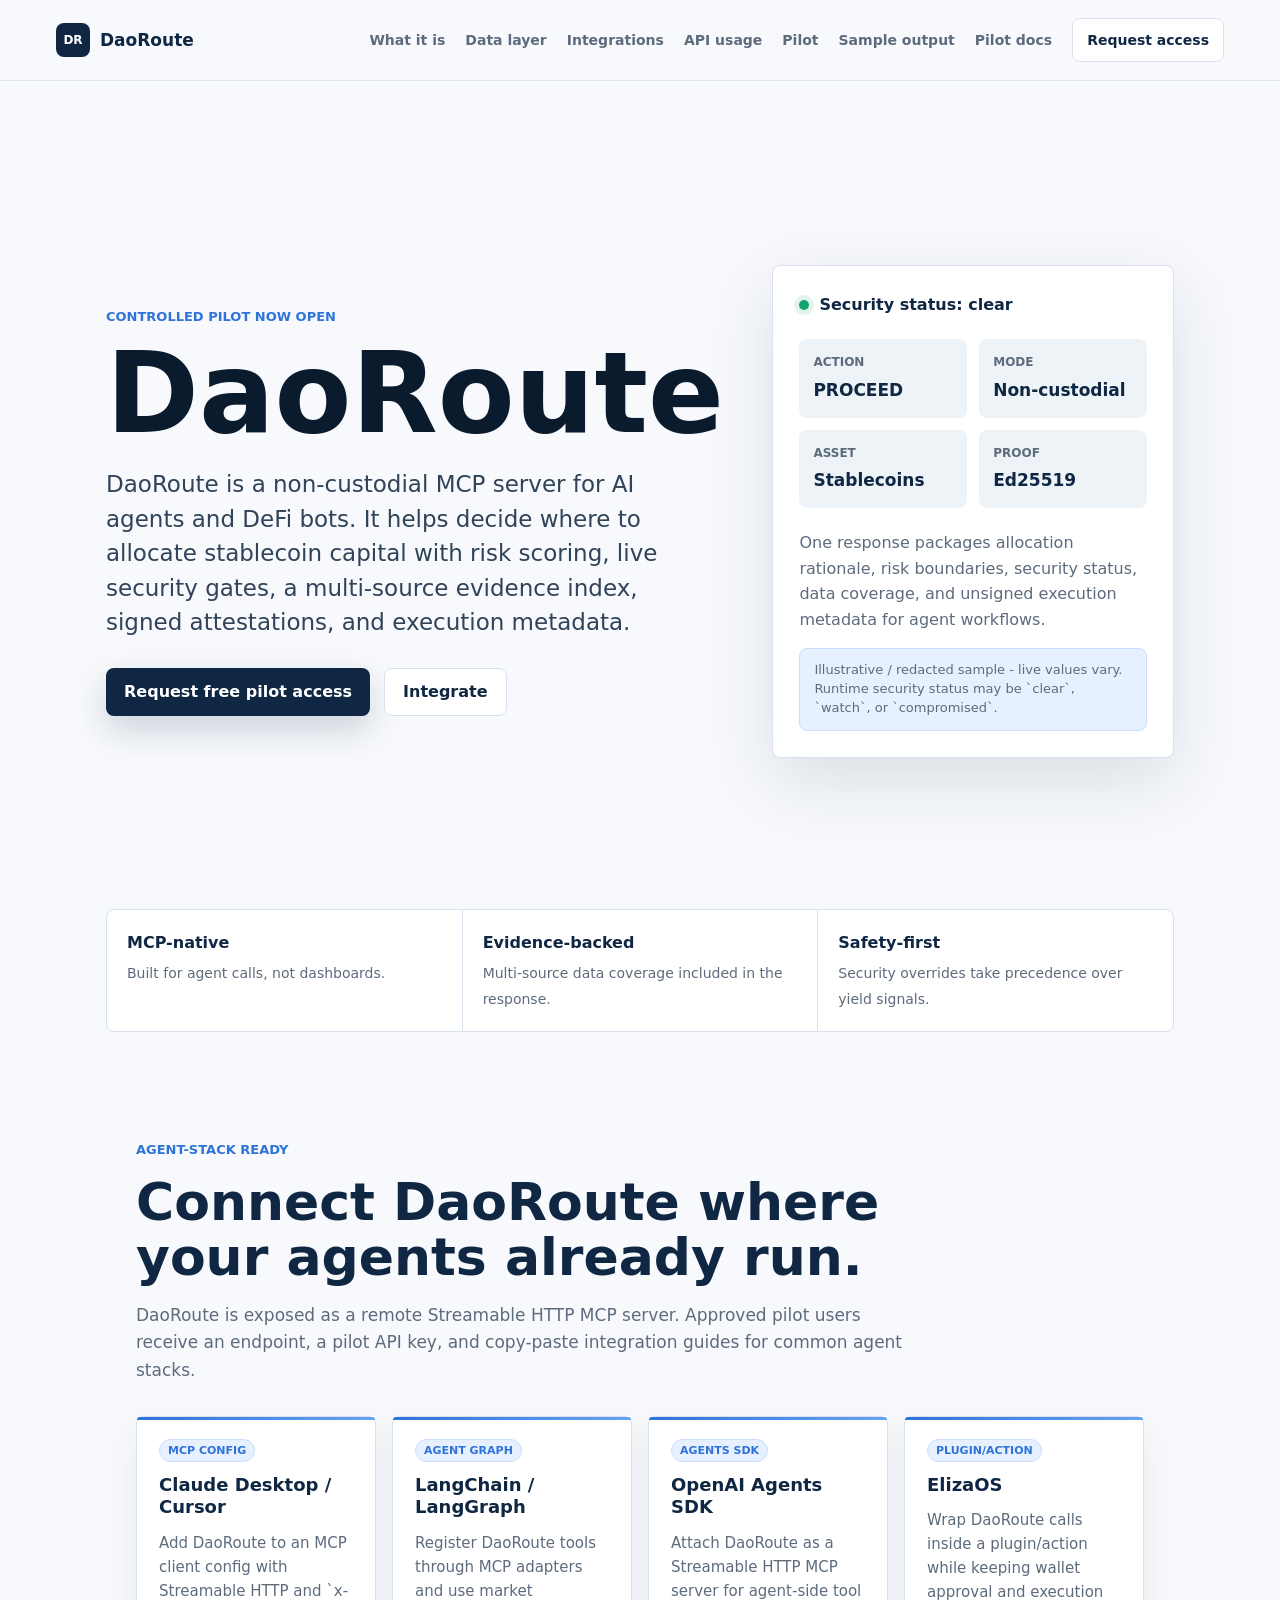
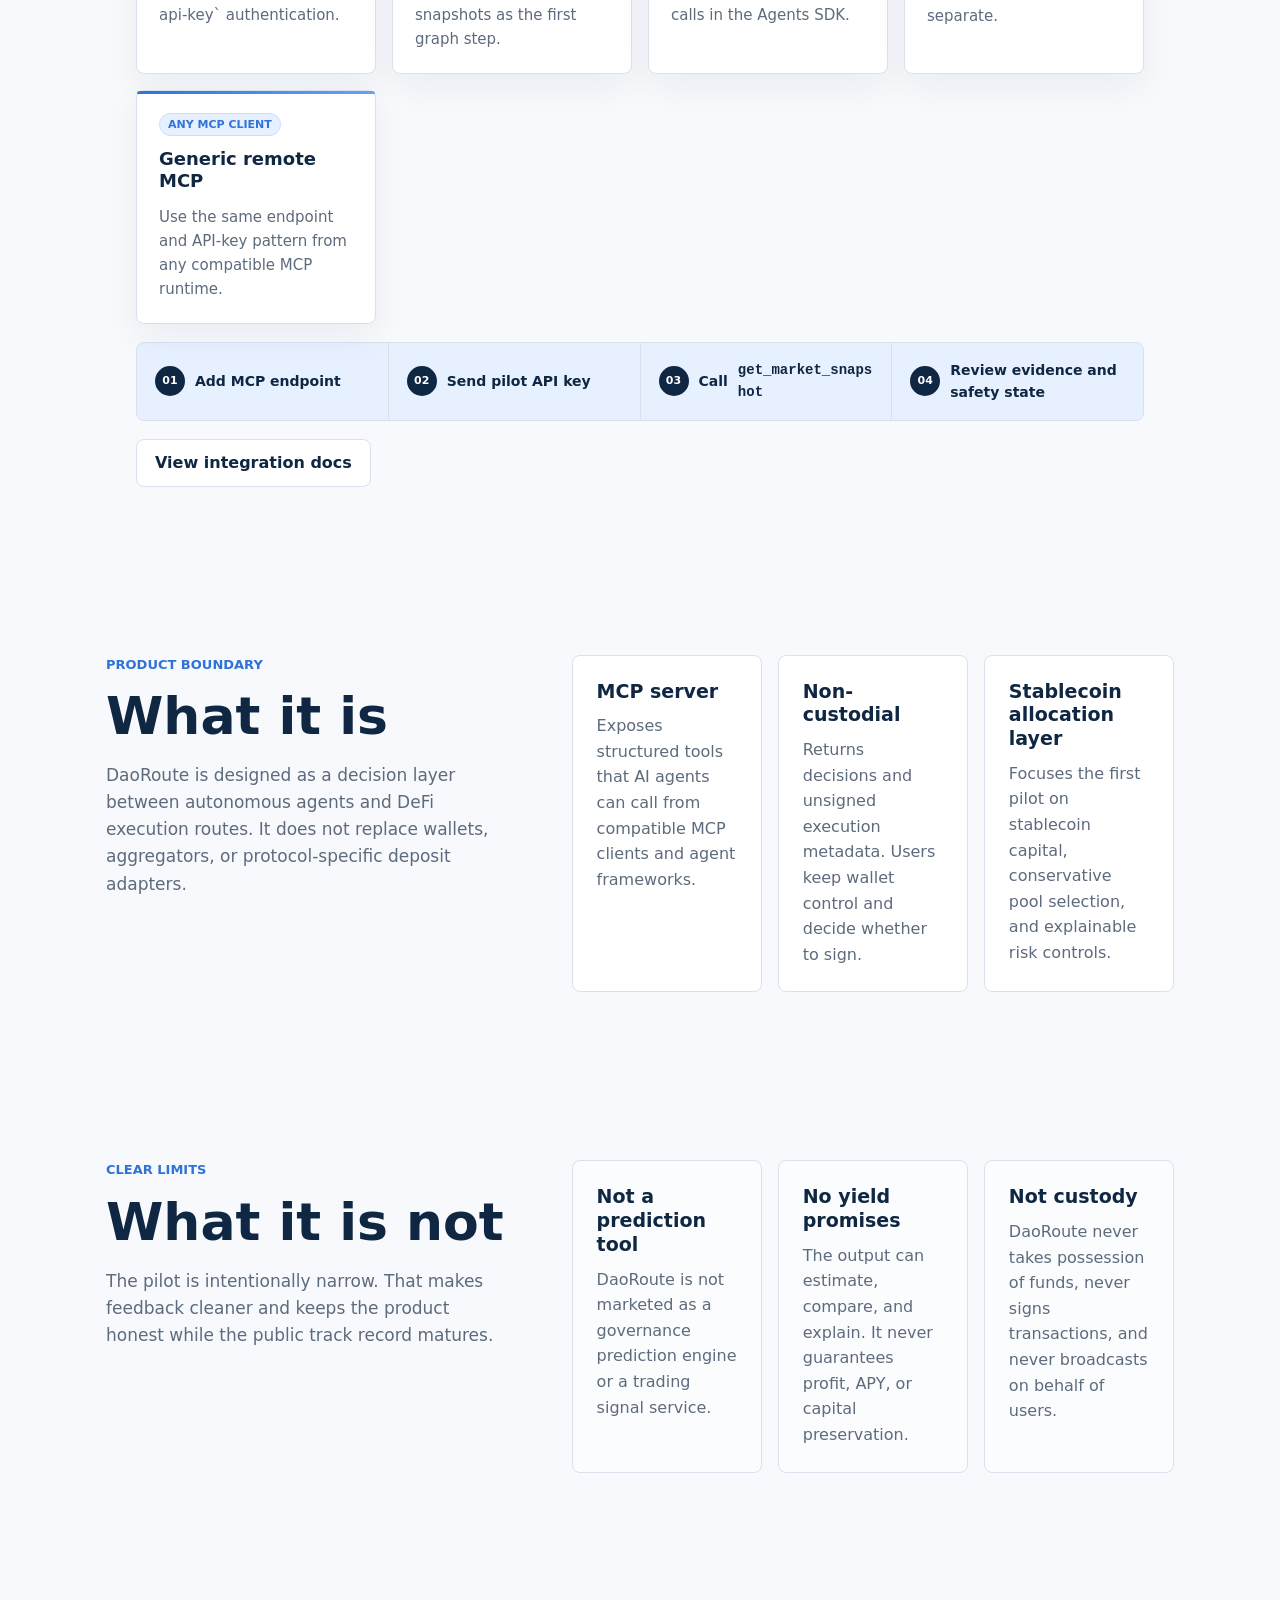
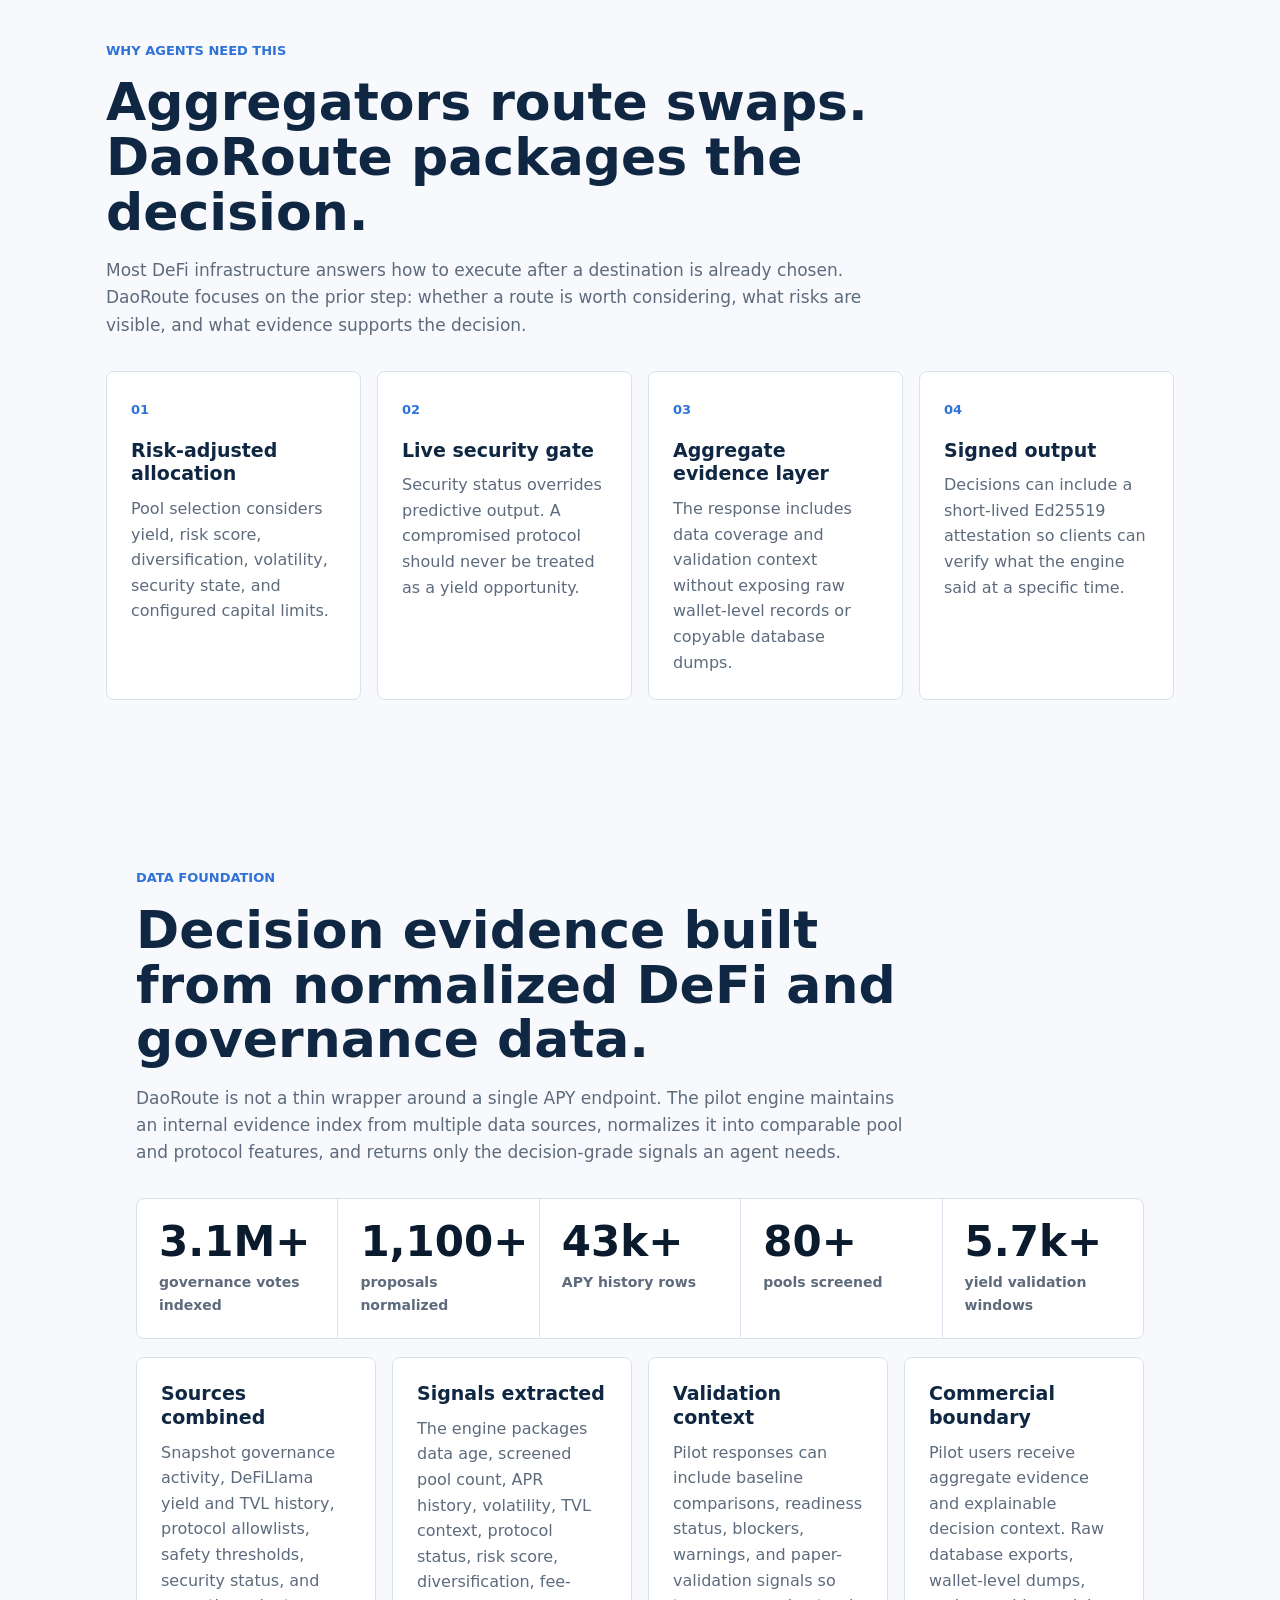
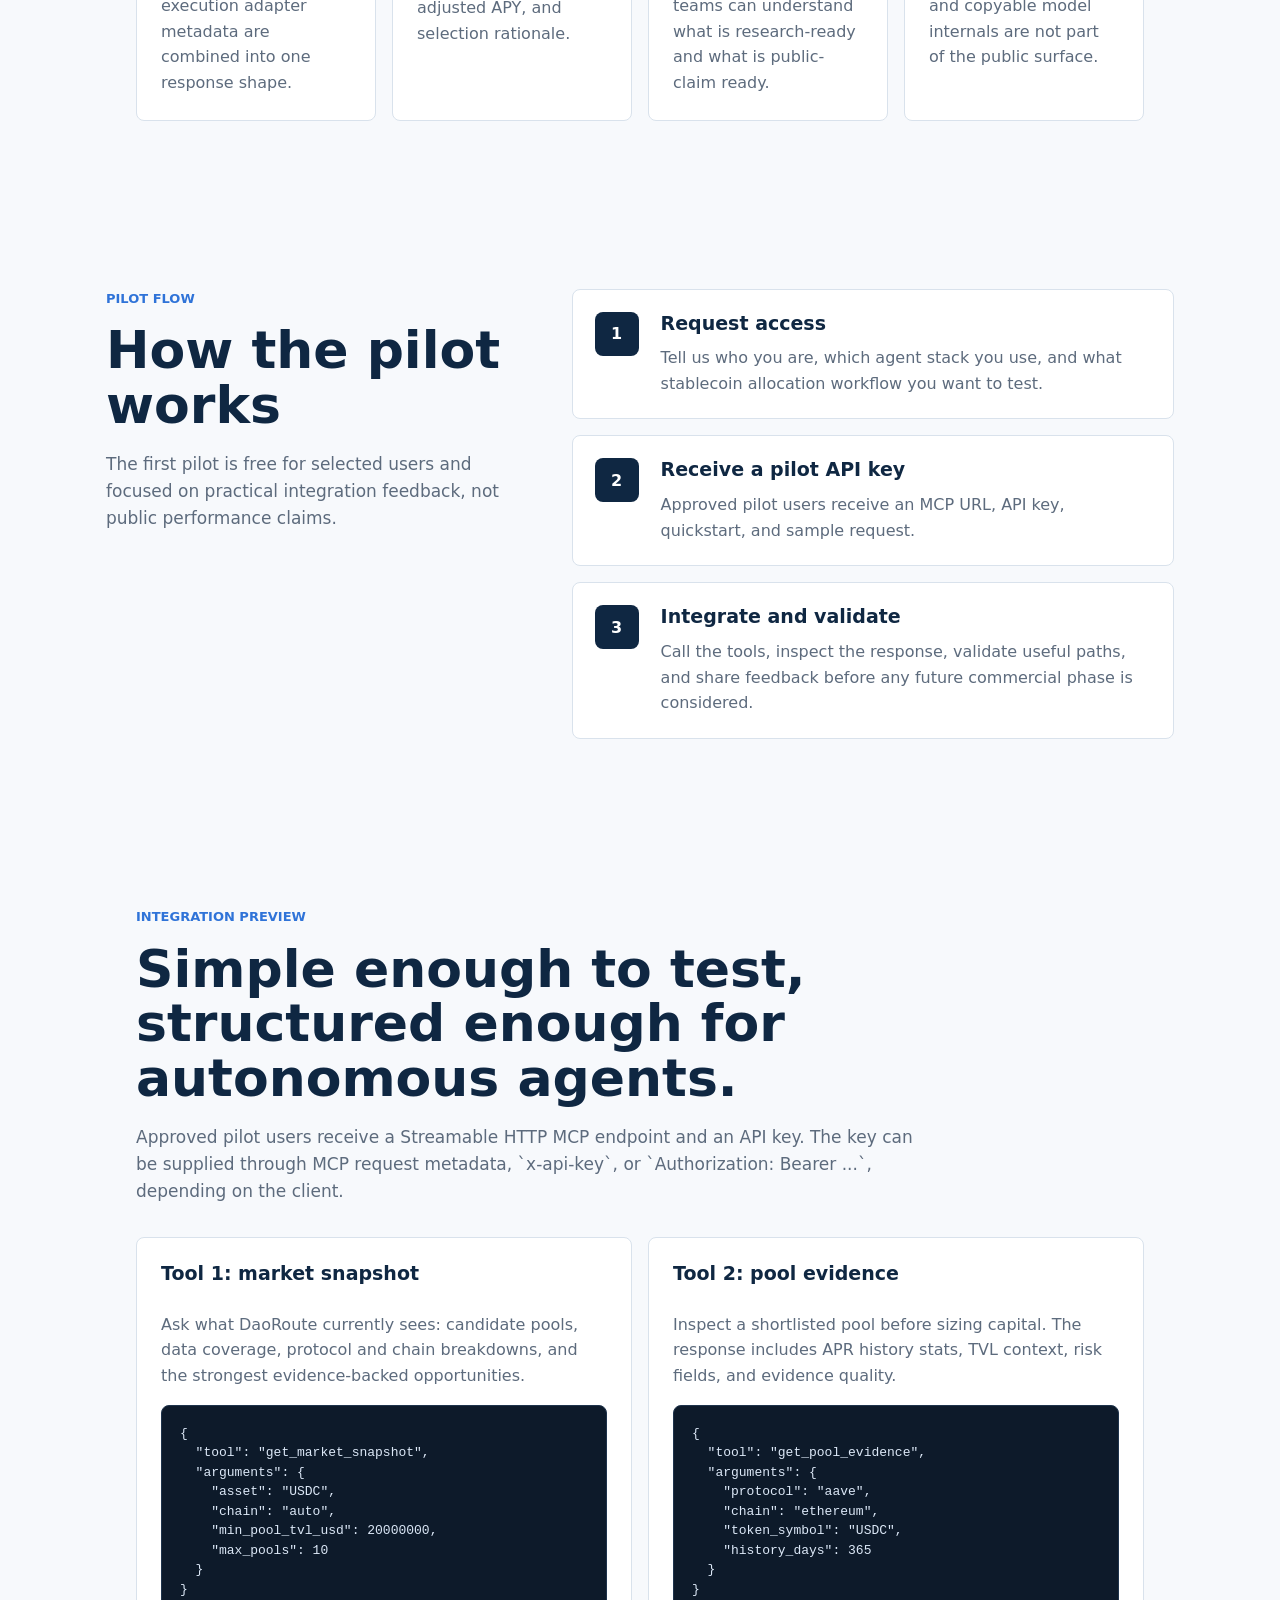
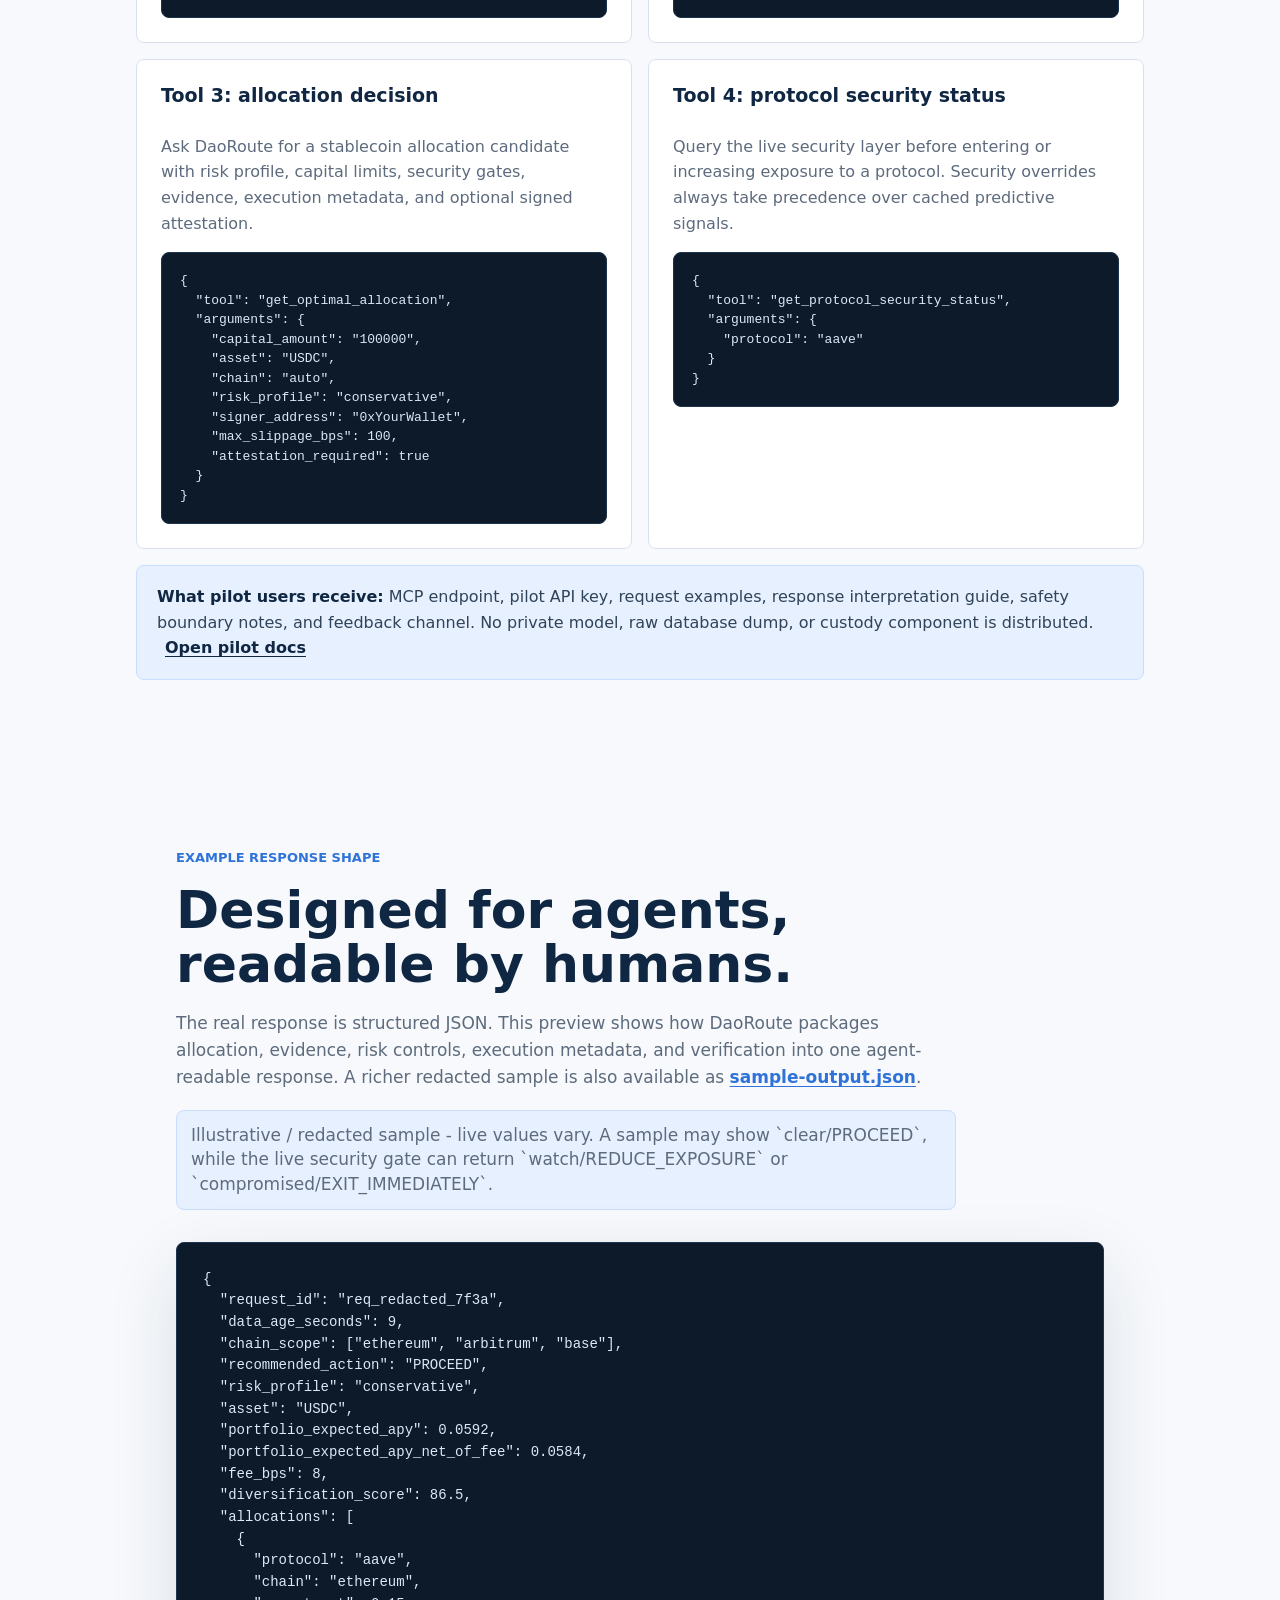
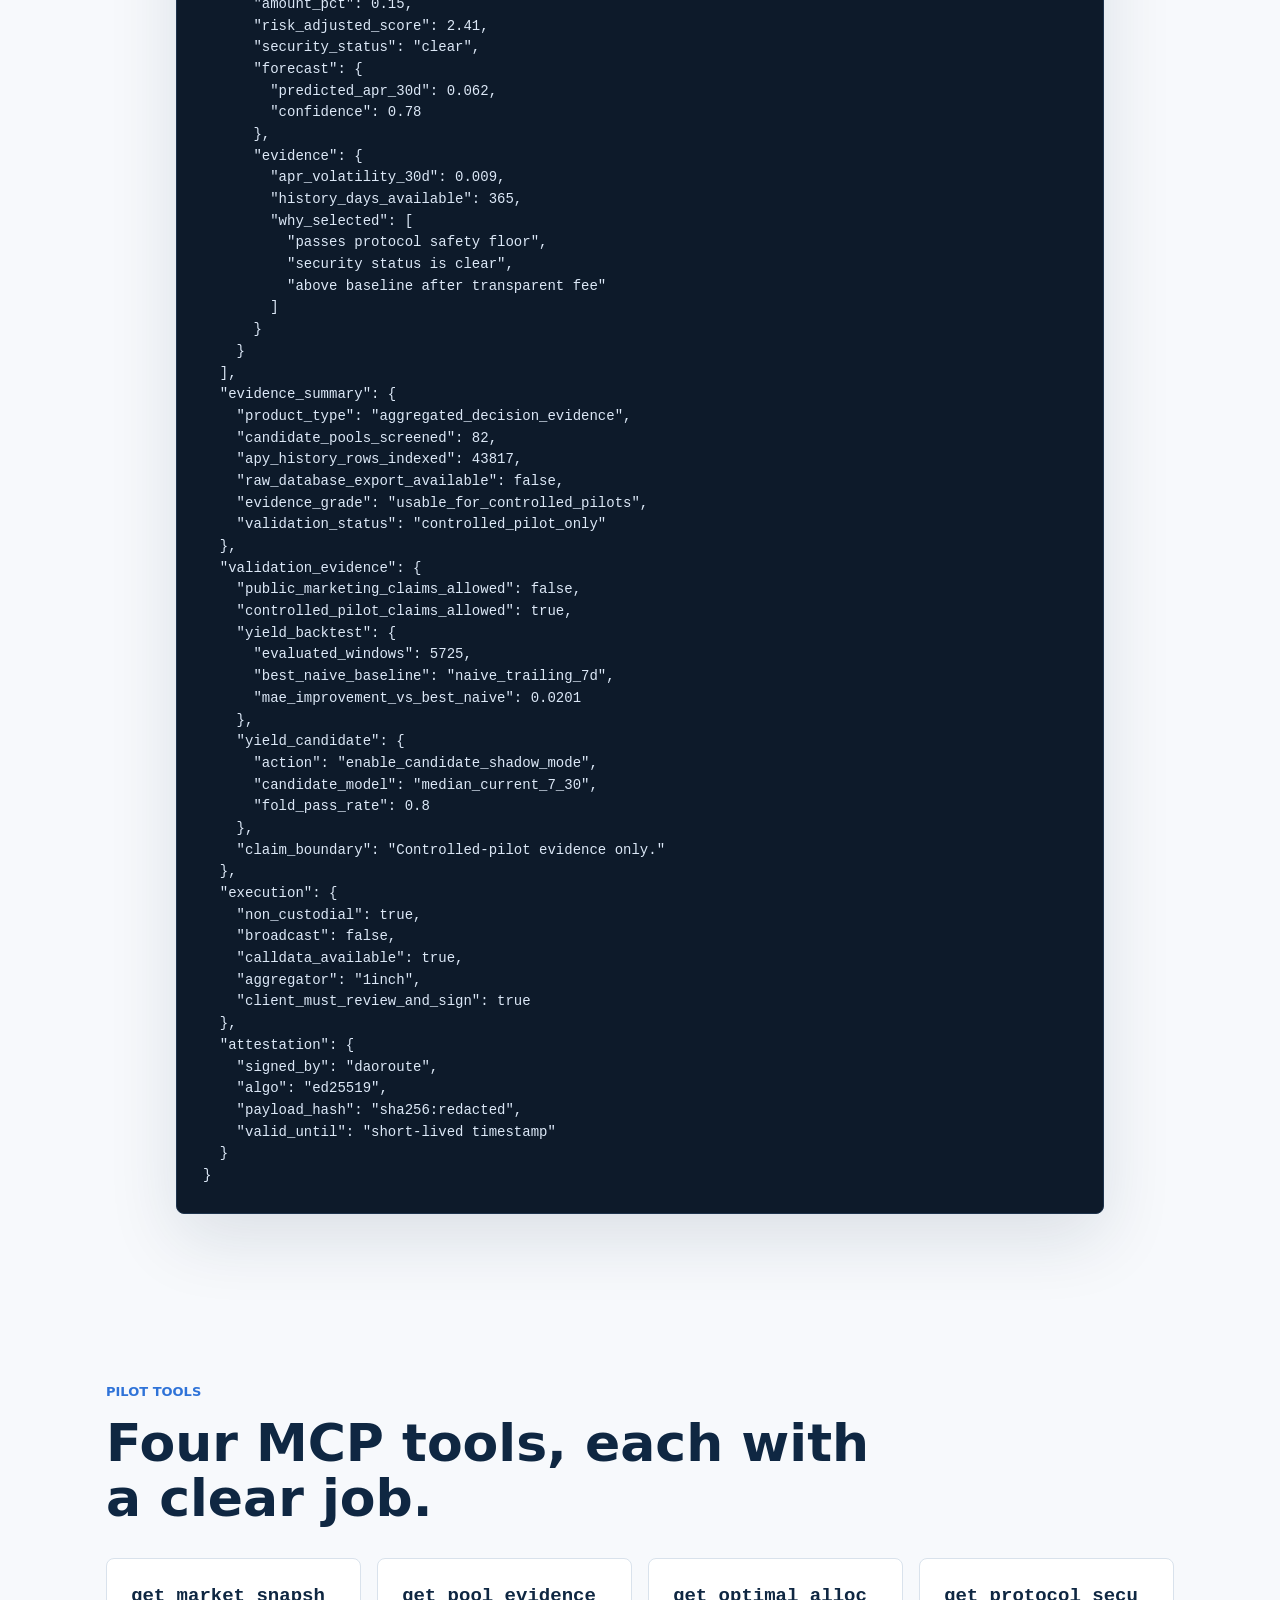
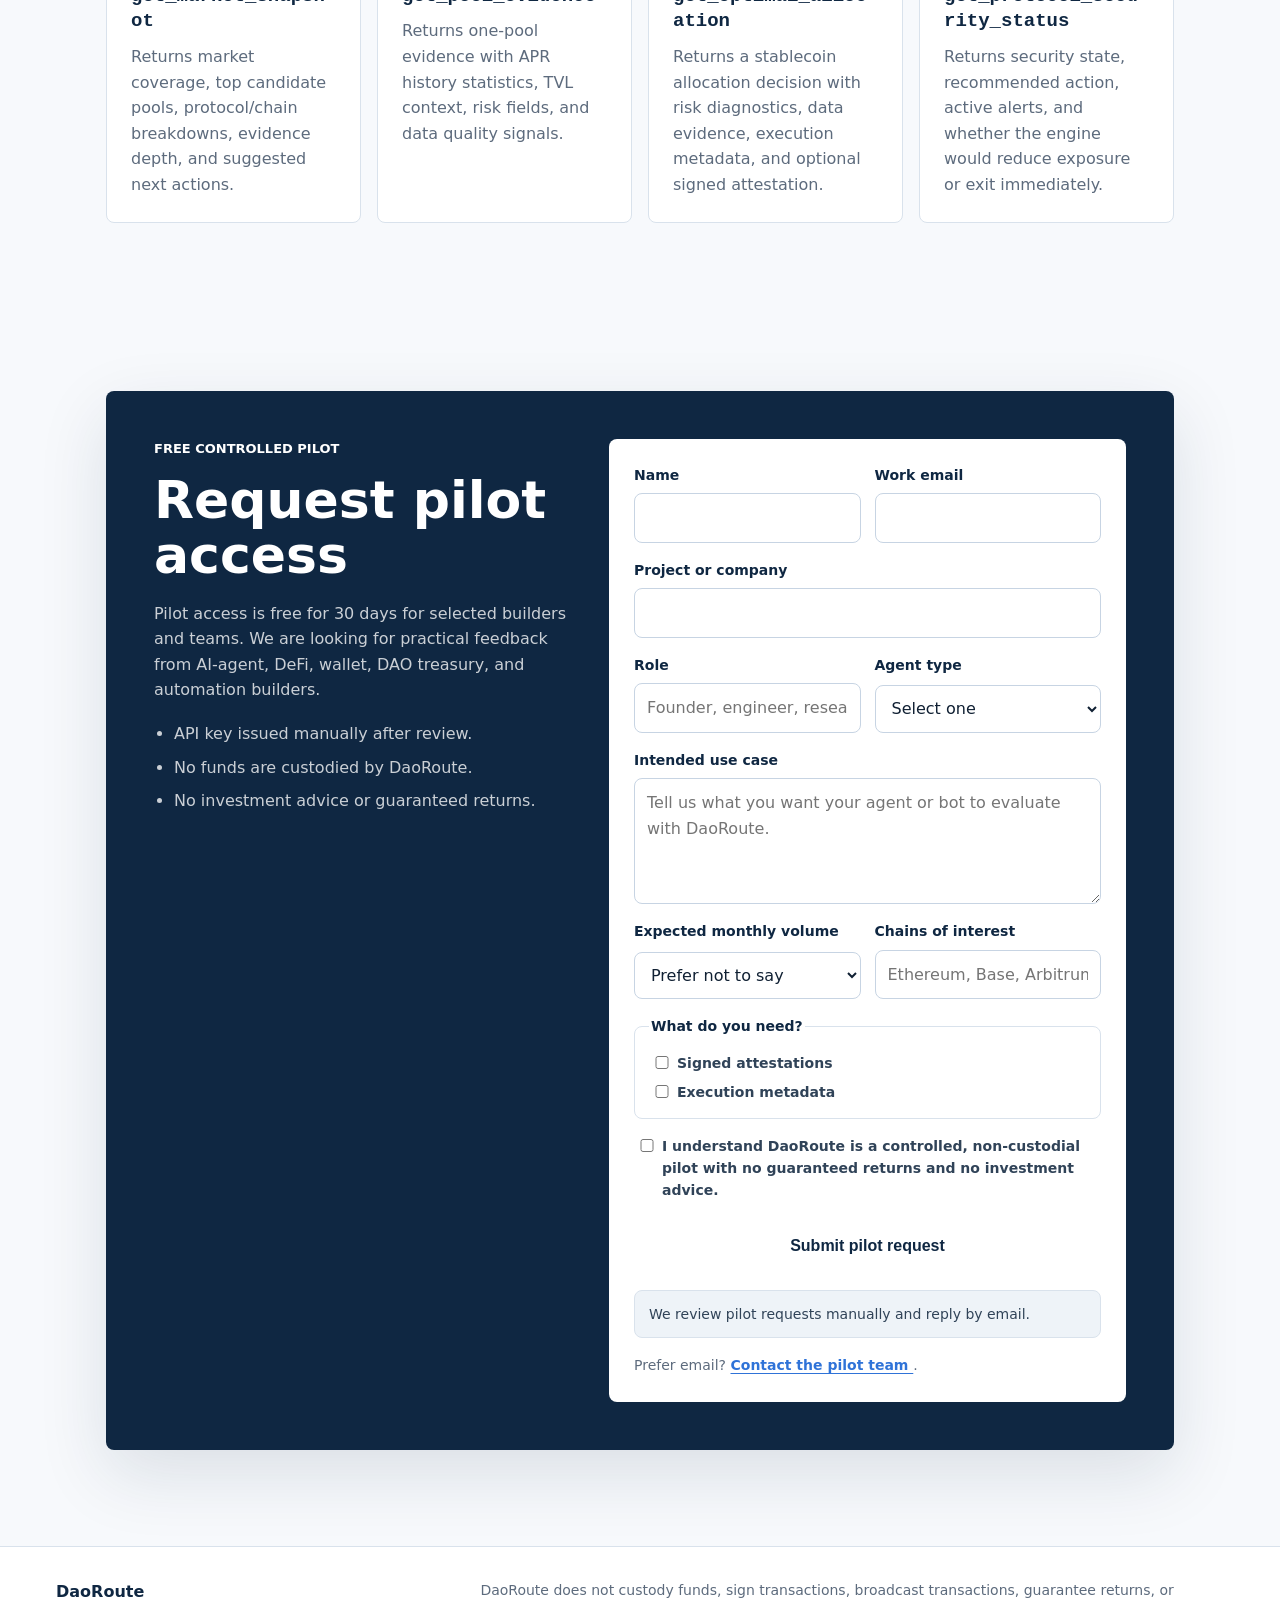
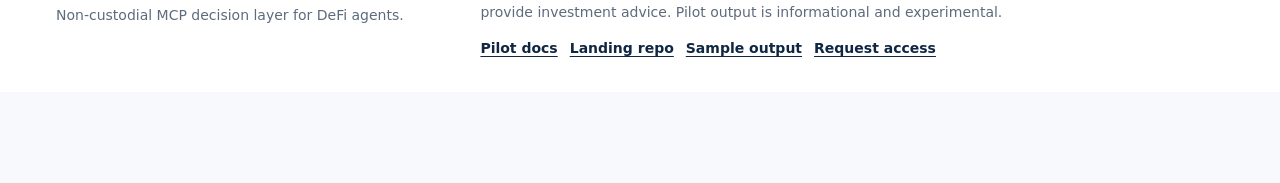
<file: index.html>
<!doctype html>
<html lang="en">
  <head>
    <meta charset="utf-8" />
    <meta name="viewport" content="width=device-width, initial-scale=1" />
    <title>DaoRoute | MCP server for DeFi agents and stablecoin allocation</title>
    <meta
      name="description"
      content="DaoRoute is a non-custodial MCP server for DeFi agents evaluating stablecoin allocation routes with security gates, risk scoring, signed allocation memos, evidence snapshots, and execution metadata."
    />
    <meta
      name="keywords"
      content="MCP server for DeFi agents, non-custodial stablecoin allocation, DeFi agent security gate, signed allocation memo, AI agent DeFi, stablecoin routing"
    />
    <meta name="robots" content="index,follow" />
    <meta property="og:site_name" content="DaoRoute" />
    <meta
      property="og:title"
      content="DaoRoute | MCP server for DeFi agents"
    />
    <meta
      property="og:description"
      content="Non-custodial stablecoin allocation evidence for AI agents: security gates, risk context, signed allocation memos, and execution metadata."
    />
    <meta property="og:type" content="website" />
    <meta
      property="og:url"
      content="https://www.daoroute.com/"
    />
    <meta
      property="og:image"
      content="https://www.daoroute.com/og-image.svg"
    />
    <meta property="og:image:type" content="image/svg+xml" />
    <meta property="og:image:width" content="1200" />
    <meta property="og:image:height" content="630" />
    <meta name="twitter:card" content="summary_large_image" />
    <meta
      name="twitter:title"
      content="DaoRoute | MCP server for DeFi agents"
    />
    <meta
      name="twitter:description"
      content="Free controlled pilot for a non-custodial MCP decision layer with DeFi agent security gates and signed allocation memos."
    />
    <meta
      name="twitter:image"
      content="https://www.daoroute.com/og-image.svg"
    />
    <meta name="theme-color" content="#0f2742" />
    <link rel="canonical" href="https://www.daoroute.com/" />
    <script type="application/ld+json">
      {
        "@context": "https://schema.org",
        "@type": "SoftwareApplication",
        "name": "DaoRoute",
        "applicationCategory": "DeveloperApplication",
        "operatingSystem": "Hosted MCP server",
        "url": "https://www.daoroute.com/",
        "description": "Non-custodial MCP server for DeFi agents evaluating stablecoin allocation routes with security gates, risk scoring, signed allocation memos, evidence snapshots, and execution metadata.",
        "audience": {
          "@type": "Audience",
          "audienceType": "AI agent builders and DeFi automation teams"
        }
      }
    </script>
    <link rel="stylesheet" href="styles.css?v=20260619-4" />
    <script src="pilot-form.js" defer></script>
  </head>
  <body>
    <header class="site-header">
      <a class="brand" href="#top" aria-label="DaoRoute home">
        <span class="brand-mark" aria-hidden="true">DR</span>
        <span>DaoRoute</span>
      </a>
      <nav class="nav" aria-label="Primary navigation">
        <a href="#what-it-is">What it is</a>
        <a href="#data-layer">Data layer</a>
        <a href="#integrations">Integrations</a>
        <a href="#api-usage">API usage</a>
        <a href="#pilot">Pilot</a>
        <a href="#sample-output">Sample output</a>
        <a href="https://github.com/DAltieri86/DAORoute-mcp">Pilot docs</a>
        <a class="nav-cta" href="#request-access">Request access</a>
      </nav>
    </header>

    <main id="top">
      <section class="hero">
        <div class="hero-content">
          <p class="eyebrow">Controlled pilot now open</p>
          <h1>DaoRoute</h1>
          <p class="hero-subtitle">
            DaoRoute is a non-custodial MCP server for AI agents and DeFi bots.
            It helps decide where to allocate stablecoin capital with risk
            scoring, live security gates, a multi-source evidence index, signed
            attestations, and execution metadata.
          </p>
          <div class="hero-actions" aria-label="Primary actions">
            <a class="button button-primary" href="#request-access">
              Request free pilot access
            </a>
            <a
              class="button button-secondary"
              href="https://github.com/DAltieri86/DAORoute-mcp/tree/main/integrations"
            >
              Integrate
            </a>
          </div>
        </div>

        <aside class="decision-card" aria-label="DaoRoute decision preview">
          <div class="status-row">
            <span class="status-dot" aria-hidden="true"></span>
            <span>Security status: clear</span>
          </div>
          <dl class="metrics-grid">
            <div>
              <dt>Action</dt>
              <dd>PROCEED</dd>
            </div>
            <div>
              <dt>Mode</dt>
              <dd>Non-custodial</dd>
            </div>
            <div>
              <dt>Asset</dt>
              <dd>Stablecoins</dd>
            </div>
            <div>
              <dt>Proof</dt>
              <dd>Ed25519</dd>
            </div>
          </dl>
          <p>
            One response packages allocation rationale, risk boundaries,
            security status, data coverage, and unsigned execution metadata for
            agent workflows.
          </p>
          <p class="sample-note">
            Illustrative / redacted sample - live values vary. Runtime security
            status may be `clear`, `watch`, or `compromised`.
          </p>
        </aside>
      </section>

      <section class="section section-tight" aria-labelledby="trust-title">
        <div class="trust-bar">
          <div>
            <strong>MCP-native</strong>
            <span>Built for agent calls, not dashboards.</span>
          </div>
          <div>
            <strong>Evidence-backed</strong>
            <span>Multi-source data coverage included in the response.</span>
          </div>
          <div>
            <strong>Safety-first</strong>
            <span>Security overrides take precedence over yield signals.</span>
          </div>
        </div>
      </section>

      <section id="integrations" class="section integrations-section">
        <div class="section-heading">
          <p class="eyebrow">Agent-stack ready</p>
          <h2>Connect DaoRoute where your agents already run.</h2>
          <p>
            DaoRoute is exposed as a remote Streamable HTTP MCP server. Approved
            pilot users receive an endpoint, a pilot API key, and copy-paste
            integration guides for common agent stacks.
          </p>
        </div>

        <div class="stack-grid" aria-label="Supported pilot integration guides">
          <article class="stack-card">
            <span class="stack-badge">MCP config</span>
            <h3>Claude Desktop / Cursor</h3>
            <p>
              Add DaoRoute to an MCP client config with Streamable HTTP and
              `x-api-key` authentication.
            </p>
          </article>
          <article class="stack-card">
            <span class="stack-badge">Agent graph</span>
            <h3>LangChain / LangGraph</h3>
            <p>
              Register DaoRoute tools through MCP adapters and use market
              snapshots as the first graph step.
            </p>
          </article>
          <article class="stack-card">
            <span class="stack-badge">Agents SDK</span>
            <h3>OpenAI Agents SDK</h3>
            <p>
              Attach DaoRoute as a Streamable HTTP MCP server for agent-side
              tool calls in the Agents SDK.
            </p>
          </article>
          <article class="stack-card">
            <span class="stack-badge">Plugin/action</span>
            <h3>ElizaOS</h3>
            <p>
              Wrap DaoRoute calls inside a plugin/action while keeping wallet
              approval and execution separate.
            </p>
          </article>
          <article class="stack-card">
            <span class="stack-badge">Any MCP client</span>
            <h3>Generic remote MCP</h3>
            <p>
              Use the same endpoint and API-key pattern from any compatible MCP
              runtime.
            </p>
          </article>
        </div>

        <div class="integration-flow">
          <span><strong>01</strong> Add MCP endpoint</span>
          <span><strong>02</strong> Send pilot API key</span>
          <span><strong>03</strong> Call <code>get_market_snapshot</code></span>
          <span><strong>04</strong> Review evidence and safety state</span>
        </div>

        <a
          class="button button-secondary docs-button"
          href="https://github.com/DAltieri86/DAORoute-mcp/tree/main/integrations"
        >
          View integration docs
        </a>
      </section>

      <section id="what-it-is" class="section split">
        <div>
          <p class="eyebrow">Product boundary</p>
          <h2>What it is</h2>
          <p>
            DaoRoute is designed as a decision layer between autonomous agents
            and DeFi execution routes. It does not replace wallets,
            aggregators, or protocol-specific deposit adapters.
          </p>
        </div>
        <div class="cards three">
          <article class="card">
            <h3>MCP server</h3>
            <p>
              Exposes structured tools that AI agents can call from compatible
              MCP clients and agent frameworks.
            </p>
          </article>
          <article class="card">
            <h3>Non-custodial</h3>
            <p>
              Returns decisions and unsigned execution metadata. Users keep
              wallet control and decide whether to sign.
            </p>
          </article>
          <article class="card">
            <h3>Stablecoin allocation layer</h3>
            <p>
              Focuses the first pilot on stablecoin capital, conservative pool
              selection, and explainable risk controls.
            </p>
          </article>
        </div>
      </section>

      <section class="section split reverse" aria-labelledby="not-title">
        <div>
          <p class="eyebrow">Clear limits</p>
          <h2 id="not-title">What it is not</h2>
          <p>
            The pilot is intentionally narrow. That makes feedback cleaner and
            keeps the product honest while the public track record matures.
          </p>
        </div>
        <div class="cards three">
          <article class="card card-muted">
            <h3>Not a prediction tool</h3>
            <p>
              DaoRoute is not marketed as a governance prediction engine or a
              trading signal service.
            </p>
          </article>
          <article class="card card-muted">
            <h3>No yield promises</h3>
            <p>
              The output can estimate, compare, and explain. It never guarantees
              profit, APY, or capital preservation.
            </p>
          </article>
          <article class="card card-muted">
            <h3>Not custody</h3>
            <p>
              DaoRoute never takes possession of funds, never signs
              transactions, and never broadcasts on behalf of users.
            </p>
          </article>
        </div>
      </section>

      <section class="section" aria-labelledby="why-title">
        <div class="section-heading">
          <p class="eyebrow">Why agents need this</p>
          <h2 id="why-title">Aggregators route swaps. DaoRoute packages the decision.</h2>
          <p>
            Most DeFi infrastructure answers how to execute after a destination
            is already chosen. DaoRoute focuses on the prior step: whether a
            route is worth considering, what risks are visible, and what
            evidence supports the decision.
          </p>
        </div>
        <div class="feature-grid">
          <div class="feature">
            <span class="feature-number">01</span>
            <h3>Risk-adjusted allocation</h3>
            <p>
              Pool selection considers yield, risk score, diversification,
              volatility, security state, and configured capital limits.
            </p>
          </div>
          <div class="feature">
            <span class="feature-number">02</span>
            <h3>Live security gate</h3>
            <p>
              Security status overrides predictive output. A compromised
              protocol should never be treated as a yield opportunity.
            </p>
          </div>
          <div class="feature">
            <span class="feature-number">03</span>
            <h3>Aggregate evidence layer</h3>
            <p>
              The response includes data coverage and validation context without
              exposing raw wallet-level records or copyable database dumps.
            </p>
          </div>
          <div class="feature">
            <span class="feature-number">04</span>
            <h3>Signed output</h3>
            <p>
              Decisions can include a short-lived Ed25519 attestation so clients
              can verify what the engine said at a specific time.
            </p>
          </div>
        </div>
      </section>

      <section id="data-layer" class="section data-section">
        <div class="section-heading">
          <p class="eyebrow">Data foundation</p>
          <h2>Decision evidence built from normalized DeFi and governance data.</h2>
          <p>
            DaoRoute is not a thin wrapper around a single APY endpoint. The
            pilot engine maintains an internal evidence index from multiple data
            sources, normalizes it into comparable pool and protocol features,
            and returns only the decision-grade signals an agent needs.
          </p>
        </div>

        <div class="data-metrics" aria-label="Pilot data index snapshot">
          <div>
            <span>3.1M+</span>
            <p>governance votes indexed</p>
          </div>
          <div>
            <span>1,100+</span>
            <p>proposals normalized</p>
          </div>
          <div>
            <span>43k+</span>
            <p>APY history rows</p>
          </div>
          <div>
            <span>80+</span>
            <p>pools screened</p>
          </div>
          <div>
            <span>5.7k+</span>
            <p>yield validation windows</p>
          </div>
        </div>

        <div class="data-grid">
          <article class="data-panel">
            <h3>Sources combined</h3>
            <p>
              Snapshot governance activity, DeFiLlama yield and TVL history,
              protocol allowlists, safety thresholds, security status, and
              execution adapter metadata are combined into one response shape.
            </p>
          </article>
          <article class="data-panel">
            <h3>Signals extracted</h3>
            <p>
              The engine packages data age, screened pool count, APR history,
              volatility, TVL context, protocol status, risk score,
              diversification, fee-adjusted APY, and selection rationale.
            </p>
          </article>
          <article class="data-panel">
            <h3>Validation context</h3>
            <p>
              Pilot responses can include baseline comparisons, readiness
              status, blockers, warnings, and paper-validation signals so teams
              can understand what is research-ready and what is public-claim
              ready.
            </p>
          </article>
          <article class="data-panel">
            <h3>Commercial boundary</h3>
            <p>
              Pilot users receive aggregate evidence and explainable decision
              context. Raw database exports, wallet-level dumps, and copyable
              model internals are not part of the public surface.
            </p>
          </article>
        </div>
      </section>

      <section id="pilot" class="section split">
        <div>
          <p class="eyebrow">Pilot flow</p>
          <h2>How the pilot works</h2>
          <p>
            The first pilot is free for selected users and focused on practical
            integration feedback, not public performance claims.
          </p>
        </div>
        <ol class="steps">
          <li>
            <span>1</span>
            <div>
              <h3>Request access</h3>
              <p>
                Tell us who you are, which agent stack you use, and what
                stablecoin allocation workflow you want to test.
              </p>
            </div>
          </li>
          <li>
            <span>2</span>
            <div>
              <h3>Receive a pilot API key</h3>
              <p>
                Approved pilot users receive an MCP URL, API key, quickstart,
                and sample request.
              </p>
            </div>
          </li>
          <li>
            <span>3</span>
            <div>
              <h3>Integrate and validate</h3>
              <p>
                Call the tools, inspect the response, validate useful paths, and
                share feedback before any future commercial phase is considered.
              </p>
            </div>
          </li>
        </ol>
      </section>

      <section id="api-usage" class="section integration-section">
        <div class="section-heading">
          <p class="eyebrow">Integration preview</p>
          <h2>Simple enough to test, structured enough for autonomous agents.</h2>
          <p>
            Approved pilot users receive a Streamable HTTP MCP endpoint and an
            API key. The key can be supplied through MCP request metadata,
            `x-api-key`, or `Authorization: Bearer ...`, depending on the
            client.
          </p>
        </div>

        <div class="integration-grid">
          <article class="integration-panel">
            <h3>Tool 1: market snapshot</h3>
            <p>
              Ask what DaoRoute currently sees: candidate pools, data coverage,
              protocol and chain breakdowns, and the strongest evidence-backed
              opportunities.
            </p>
            <pre class="mini-code" aria-label="get_market_snapshot example"><code>{
  "tool": "get_market_snapshot",
  "arguments": {
    "asset": "USDC",
    "chain": "auto",
    "min_pool_tvl_usd": 20000000,
    "max_pools": 10
  }
}</code></pre>
          </article>

          <article class="integration-panel">
            <h3>Tool 2: pool evidence</h3>
            <p>
              Inspect a shortlisted pool before sizing capital. The response
              includes APR history stats, TVL context, risk fields, and evidence
              quality.
            </p>
            <pre class="mini-code" aria-label="get_pool_evidence example"><code>{
  "tool": "get_pool_evidence",
  "arguments": {
    "protocol": "aave",
    "chain": "ethereum",
    "token_symbol": "USDC",
    "history_days": 365
  }
}</code></pre>
          </article>

          <article class="integration-panel">
            <h3>Tool 3: allocation decision</h3>
            <p>
              Ask DaoRoute for a stablecoin allocation candidate with risk
              profile, capital limits, security gates, evidence, execution
              metadata, and optional signed attestation.
            </p>
            <pre class="mini-code" aria-label="get_optimal_allocation example"><code>{
  "tool": "get_optimal_allocation",
  "arguments": {
    "capital_amount": "100000",
    "asset": "USDC",
    "chain": "auto",
    "risk_profile": "conservative",
    "signer_address": "0xYourWallet",
    "max_slippage_bps": 100,
    "attestation_required": true
  }
}</code></pre>
          </article>

          <article class="integration-panel">
            <h3>Tool 4: protocol security status</h3>
            <p>
              Query the live security layer before entering or increasing
              exposure to a protocol. Security overrides always take precedence
              over cached predictive signals.
            </p>
            <pre class="mini-code" aria-label="get_protocol_security_status example"><code>{
  "tool": "get_protocol_security_status",
  "arguments": {
    "protocol": "aave"
  }
}</code></pre>
          </article>
        </div>

        <div class="api-note">
          <strong>What pilot users receive:</strong>
          MCP endpoint, pilot API key, request examples, response interpretation
          guide, safety boundary notes, and feedback channel. No private model,
          raw database dump, or custody component is distributed.
          <a
            class="api-note-link"
            href="https://github.com/DAltieri86/DAORoute-mcp"
          >
            Open pilot docs
          </a>
        </div>
      </section>

      <section id="sample-output" class="section sample-section">
        <div class="section-heading">
          <p class="eyebrow">Example response shape</p>
          <h2>Designed for agents, readable by humans.</h2>
          <p>
            The real response is structured JSON. This preview shows how
            DaoRoute packages allocation, evidence, risk controls, execution
            metadata, and verification into one agent-readable response. A
            richer redacted sample is also available as
            <a class="inline-link" href="sample-output.json">sample-output.json</a>.
          </p>
          <p class="sample-note sample-note-wide">
            Illustrative / redacted sample - live values vary. A sample may show
            `clear/PROCEED`, while the live security gate can return
            `watch/REDUCE_EXPOSURE` or `compromised/EXIT_IMMEDIATELY`.
          </p>
        </div>
        <pre class="code-block" aria-label="Sample DaoRoute MCP output"><code>{
  "request_id": "req_redacted_7f3a",
  "data_age_seconds": 9,
  "chain_scope": ["ethereum", "arbitrum", "base"],
  "recommended_action": "PROCEED",
  "risk_profile": "conservative",
  "asset": "USDC",
  "portfolio_expected_apy": 0.0592,
  "portfolio_expected_apy_net_of_fee": 0.0584,
  "fee_bps": 8,
  "diversification_score": 86.5,
  "allocations": [
    {
      "protocol": "aave",
      "chain": "ethereum",
      "amount_pct": 0.15,
      "risk_adjusted_score": 2.41,
      "security_status": "clear",
      "forecast": {
        "predicted_apr_30d": 0.062,
        "confidence": 0.78
      },
      "evidence": {
        "apr_volatility_30d": 0.009,
        "history_days_available": 365,
        "why_selected": [
          "passes protocol safety floor",
          "security status is clear",
          "above baseline after transparent fee"
        ]
      }
    }
  ],
  "evidence_summary": {
    "product_type": "aggregated_decision_evidence",
    "candidate_pools_screened": 82,
    "apy_history_rows_indexed": 43817,
    "raw_database_export_available": false,
    "evidence_grade": "usable_for_controlled_pilots",
    "validation_status": "controlled_pilot_only"
  },
  "validation_evidence": {
    "public_marketing_claims_allowed": false,
    "controlled_pilot_claims_allowed": true,
    "yield_backtest": {
      "evaluated_windows": 5725,
      "best_naive_baseline": "naive_trailing_7d",
      "mae_improvement_vs_best_naive": 0.0201
    },
    "yield_candidate": {
      "action": "enable_candidate_shadow_mode",
      "candidate_model": "median_current_7_30",
      "fold_pass_rate": 0.8
    },
    "claim_boundary": "Controlled-pilot evidence only."
  },
  "execution": {
    "non_custodial": true,
    "broadcast": false,
    "calldata_available": true,
    "aggregator": "1inch",
    "client_must_review_and_sign": true
  },
  "attestation": {
    "signed_by": "daoroute",
    "algo": "ed25519",
    "payload_hash": "sha256:redacted",
    "valid_until": "short-lived timestamp"
  }
}</code></pre>
      </section>

      <section class="section" aria-labelledby="tools-title">
        <div class="section-heading">
          <p class="eyebrow">Pilot tools</p>
          <h2 id="tools-title">Four MCP tools, each with a clear job.</h2>
        </div>
        <div class="cards four">
          <article class="card">
            <h3><code>get_market_snapshot</code></h3>
            <p>
              Returns market coverage, top candidate pools, protocol/chain
              breakdowns, evidence depth, and suggested next actions.
            </p>
          </article>
          <article class="card">
            <h3><code>get_pool_evidence</code></h3>
            <p>
              Returns one-pool evidence with APR history statistics, TVL
              context, risk fields, and data quality signals.
            </p>
          </article>
          <article class="card">
            <h3><code>get_optimal_allocation</code></h3>
            <p>
              Returns a stablecoin allocation decision with risk diagnostics,
              data evidence, execution metadata, and optional signed attestation.
            </p>
          </article>
          <article class="card">
            <h3><code>get_protocol_security_status</code></h3>
            <p>
              Returns security state, recommended action, active alerts, and
              whether the engine would reduce exposure or exit immediately.
            </p>
          </article>
        </div>
      </section>

      <section id="request-access" class="section request-section">
        <div class="request-panel">
          <div class="request-copy">
            <p class="eyebrow">Free controlled pilot</p>
            <h2>Request pilot access</h2>
            <p>
              Pilot access is free for 30 days for selected builders and teams.
              We are looking for practical feedback from AI-agent, DeFi, wallet,
              DAO treasury, and automation builders.
            </p>
            <ul class="check-list">
              <li>API key issued manually after review.</li>
              <li>No funds are custodied by DaoRoute.</li>
              <li>No investment advice or guaranteed returns.</li>
            </ul>
          </div>
          <form
            id="pilot-form"
            class="pilot-form"
            aria-describedby="pilot-form-status"
          >
            <div class="form-grid">
              <label>
                <span>Name</span>
                <input name="name" type="text" autocomplete="name" required />
              </label>
              <label>
                <span>Work email</span>
                <input
                  name="email"
                  type="email"
                  autocomplete="email"
                  required
                />
              </label>
            </div>

            <label>
              <span>Project or company</span>
              <input name="project" type="text" autocomplete="organization" />
            </label>

            <div class="form-grid">
              <label>
                <span>Role</span>
                <input
                  name="role"
                  type="text"
                  placeholder="Founder, engineer, researcher"
                />
              </label>
              <label>
                <span>Agent type</span>
                <select name="agent_type" required>
                  <option value="">Select one</option>
                  <option>AI agent</option>
                  <option>DeFi bot</option>
                  <option>DAO tooling</option>
                  <option>Wallet or automation app</option>
                  <option>Research</option>
                  <option>Other</option>
                </select>
              </label>
            </div>

            <label>
              <span>Intended use case</span>
              <textarea
                name="use_case"
                rows="4"
                minlength="20"
                placeholder="Tell us what you want your agent or bot to evaluate with DaoRoute."
                required
              ></textarea>
            </label>

            <div class="form-grid">
              <label>
                <span>Expected monthly volume</span>
                <select name="monthly_volume">
                  <option value="">Prefer not to say</option>
                  <option>&lt; $100k</option>
                  <option>$100k - $1M</option>
                  <option>$1M - $10M</option>
                  <option>&gt; $10M</option>
                </select>
              </label>
              <label>
                <span>Chains of interest</span>
                <input
                  name="chains"
                  type="text"
                  placeholder="Ethereum, Base, Arbitrum"
                />
              </label>
            </div>

            <fieldset>
              <legend>What do you need?</legend>
              <label class="checkbox-row">
                <input name="needs_attestation" type="checkbox" value="yes" />
                <span>Signed attestations</span>
              </label>
              <label class="checkbox-row">
                <input
                  name="needs_execution_metadata"
                  type="checkbox"
                  value="yes"
                />
                <span>Execution metadata</span>
              </label>
            </fieldset>

            <label class="form-honeypot" aria-hidden="true">
              <span>Website</span>
              <input
                name="website"
                type="text"
                tabindex="-1"
                autocomplete="off"
              />
            </label>

            <label class="checkbox-row consent-row">
              <input name="consent" type="checkbox" value="yes" required />
              <span>
                I understand DaoRoute is a controlled, non-custodial pilot with
                no guaranteed returns and no investment advice.
              </span>
            </label>

            <button class="button button-primary form-submit" type="submit">
              Submit pilot request
            </button>
            <p id="pilot-form-status" class="form-status" role="status">
              We review pilot requests manually and reply by email.
            </p>
            <p class="form-fallback">
              Prefer email?
              <a
                class="inline-link"
                href="mailto:softwaretamrsv@gmail.com?subject=DaoRoute%20Pilot%20Access%20Request"
              >
                Contact the pilot team
              </a>.
            </p>
          </form>
        </div>
      </section>
    </main>

    <footer class="site-footer">
      <div>
        <strong>DaoRoute</strong>
        <p>Non-custodial MCP decision layer for DeFi agents.</p>
      </div>
      <div class="footer-disclaimer">
        <p>
          DaoRoute does not custody funds, sign transactions, broadcast
          transactions, guarantee returns, or provide investment advice. Pilot
          output is informational and experimental.
        </p>
        <nav class="footer-links" aria-label="Footer links">
          <a href="https://github.com/DAltieri86/DAORoute-mcp">Pilot docs</a>
          <a href="https://github.com/DAltieri86/DAORoute-landing">Landing repo</a>
          <a href="sample-output.json">Sample output</a>
          <a href="mailto:softwaretamrsv@gmail.com?subject=DaoRoute%20Pilot%20Access%20Request">
            Request access
          </a>
        </nav>
      </div>
    </footer>
  </body>
</html>
</file>
<file: styles.css>
:root {
  --bg: #f7f9fc;
  --surface: #ffffff;
  --surface-muted: #eef3f8;
  --ink: #102033;
  --muted: #5d6b7d;
  --line: #d9e2ec;
  --primary: #0f2742;
  --primary-strong: #0b1b2e;
  --accent: #2f73d8;
  --accent-soft: #e7f0ff;
  --success: #14a46c;
  --shadow: 0 24px 70px rgba(15, 39, 66, 0.12);
  --radius: 8px;
  --max-width: 1180px;
}

* {
  box-sizing: border-box;
}

html {
  scroll-behavior: smooth;
}

body {
  margin: 0;
  background: var(--bg);
  color: var(--ink);
  font-family:
    Inter, ui-sans-serif, system-ui, -apple-system, BlinkMacSystemFont, "Segoe UI",
    sans-serif;
  line-height: 1.6;
}

a {
  color: inherit;
  text-decoration: none;
}

.inline-link {
  color: var(--accent);
  font-weight: 720;
  text-decoration: underline;
  text-decoration-thickness: 1px;
  text-underline-offset: 3px;
}

code {
  font-family:
    "SFMono-Regular", Consolas, "Liberation Mono", Menlo, monospace;
}

.site-header {
  position: sticky;
  top: 0;
  z-index: 10;
  display: flex;
  align-items: center;
  justify-content: space-between;
  gap: 24px;
  width: 100%;
  padding: 18px clamp(20px, 5vw, 56px);
  background: rgba(247, 249, 252, 0.92);
  border-bottom: 1px solid rgba(217, 226, 236, 0.85);
  backdrop-filter: blur(14px);
}

.brand {
  display: inline-flex;
  align-items: center;
  gap: 10px;
  color: var(--primary);
  font-size: 17px;
  font-weight: 760;
}

.brand-mark {
  display: grid;
  width: 34px;
  height: 34px;
  place-items: center;
  color: #ffffff;
  background: var(--primary);
  border-radius: 8px;
  font-size: 12px;
  letter-spacing: 0;
}

.nav {
  display: flex;
  align-items: center;
  gap: 20px;
  color: var(--muted);
  font-size: 14px;
  font-weight: 620;
}

.nav a:hover {
  color: var(--primary);
}

.nav-cta {
  padding: 10px 14px;
  color: var(--primary) !important;
  background: var(--surface);
  border: 1px solid var(--line);
  border-radius: var(--radius);
}

.hero {
  display: grid;
  grid-template-columns: minmax(0, 1.2fr) minmax(320px, 0.8fr);
  gap: clamp(28px, 5vw, 70px);
  align-items: center;
  max-width: var(--max-width);
  min-height: calc(100vh - 72px);
  margin: 0 auto;
  padding: clamp(54px, 9vw, 104px) clamp(20px, 5vw, 56px) 72px;
}

.hero-content {
  max-width: 760px;
}

.eyebrow {
  margin: 0 0 14px;
  color: var(--accent);
  font-size: 13px;
  font-weight: 760;
  letter-spacing: 0;
  text-transform: uppercase;
}

h1,
h2,
h3,
p {
  margin-top: 0;
}

h1 {
  margin-bottom: 22px;
  color: var(--primary-strong);
  font-size: clamp(54px, 9vw, 112px);
  line-height: 0.92;
  letter-spacing: 0;
}

h2 {
  margin-bottom: 18px;
  color: var(--primary);
  font-size: clamp(30px, 5vw, 52px);
  line-height: 1.05;
  letter-spacing: 0;
}

h3 {
  margin-bottom: 10px;
  color: var(--primary);
  font-size: 19px;
  line-height: 1.25;
}

.hero-subtitle {
  max-width: 720px;
  margin-bottom: 28px;
  color: #304358;
  font-size: clamp(18px, 2.3vw, 23px);
  line-height: 1.5;
}

.hero-actions,
.request-actions {
  display: flex;
  flex-wrap: wrap;
  gap: 14px;
  align-items: center;
}

.button {
  display: inline-flex;
  align-items: center;
  justify-content: center;
  min-height: 48px;
  padding: 13px 18px;
  border-radius: var(--radius);
  font-weight: 760;
  line-height: 1.1;
}

.button-primary {
  color: #ffffff;
  background: var(--primary);
  box-shadow: 0 14px 34px rgba(15, 39, 66, 0.18);
}

.button-primary:hover {
  background: var(--primary-strong);
}

.button-secondary {
  color: var(--primary);
  background: var(--surface);
  border: 1px solid var(--line);
}

.button-secondary:hover {
  border-color: #b8c8da;
}

.microcopy {
  margin-top: 18px;
  color: var(--muted);
  font-size: 14px;
}

.sample-note {
  padding: 12px 14px;
  color: #304358;
  background: var(--accent-soft);
  border: 1px solid #c9ddff;
  border-radius: var(--radius);
  font-size: 13px;
  line-height: 1.45;
}

.sample-note-wide {
  margin-top: 18px;
  margin-bottom: 0;
}

.decision-card {
  padding: 26px;
  background: var(--surface);
  border: 1px solid var(--line);
  border-radius: var(--radius);
  box-shadow: var(--shadow);
}

.decision-card p {
  margin-bottom: 0;
  color: var(--muted);
}

.decision-card .sample-note {
  margin-top: 16px;
}

.status-row {
  display: flex;
  align-items: center;
  gap: 10px;
  margin-bottom: 22px;
  color: var(--primary);
  font-weight: 720;
}

.status-dot {
  width: 10px;
  height: 10px;
  background: var(--success);
  border-radius: 999px;
  box-shadow: 0 0 0 5px rgba(20, 164, 108, 0.12);
  animation: security-pulse 2.4s ease-out infinite;
}

.metrics-grid {
  display: grid;
  grid-template-columns: repeat(2, minmax(0, 1fr));
  gap: 12px;
  margin: 0 0 22px;
}

.metrics-grid div {
  padding: 14px;
  background: var(--surface-muted);
  border-radius: var(--radius);
}

.metrics-grid dt {
  color: var(--muted);
  font-size: 12px;
  font-weight: 700;
  text-transform: uppercase;
}

.metrics-grid dd {
  margin: 4px 0 0;
  color: var(--primary);
  font-size: 17px;
  font-weight: 780;
}

.section {
  max-width: var(--max-width);
  margin: 0 auto;
  padding: 84px clamp(20px, 5vw, 56px);
}

.section-tight {
  padding-top: 0;
  padding-bottom: 24px;
}

.split {
  display: grid;
  grid-template-columns: minmax(0, 0.8fr) minmax(0, 1.2fr);
  gap: clamp(28px, 5vw, 64px);
  align-items: start;
}

.split.reverse {
  grid-template-columns: minmax(0, 0.8fr) minmax(0, 1.2fr);
}

.split > div:first-child p:not(.eyebrow) {
  color: var(--muted);
  font-size: 17px;
}

.trust-bar {
  display: grid;
  grid-template-columns: repeat(3, minmax(0, 1fr));
  gap: 1px;
  overflow: hidden;
  background: var(--line);
  border: 1px solid var(--line);
  border-radius: var(--radius);
}

.trust-bar div {
  padding: 20px;
  background: var(--surface);
}

.trust-bar strong {
  display: block;
  margin-bottom: 4px;
  color: var(--primary);
}

.trust-bar span {
  color: var(--muted);
  font-size: 14px;
}

.integrations-section {
  max-width: 1120px;
}

.stack-grid {
  display: grid;
  grid-template-columns: repeat(auto-fit, minmax(230px, 1fr));
  gap: 16px;
}

.stack-card {
  position: relative;
  display: grid;
  gap: 12px;
  align-content: start;
  min-width: 0;
  min-height: 216px;
  padding: 22px;
  background: var(--surface);
  border: 1px solid var(--line);
  border-radius: var(--radius);
  box-shadow: 0 12px 34px rgba(15, 39, 66, 0.06);
  transition:
    border-color 160ms ease,
    box-shadow 160ms ease,
    transform 160ms ease;
}

.stack-card::before {
  position: absolute;
  inset: 0 0 auto;
  height: 3px;
  content: "";
  background: linear-gradient(90deg, var(--accent), #68a1f2);
  border-radius: var(--radius) var(--radius) 0 0;
}

.stack-card:hover {
  border-color: #b8c8da;
  box-shadow: 0 18px 44px rgba(15, 39, 66, 0.12);
  transform: translateY(-2px);
}

.stack-badge {
  display: inline-flex;
  width: fit-content;
  max-width: 100%;
  padding: 5px 8px;
  color: var(--accent);
  background: var(--accent-soft);
  border: 1px solid #c9ddff;
  border-radius: 999px;
  font-size: 11px;
  font-weight: 800;
  line-height: 1;
  text-transform: uppercase;
}

.stack-card h3 {
  margin-bottom: 0;
  font-size: 18px;
  overflow-wrap: anywhere;
  word-break: normal;
}

.stack-card p {
  margin-bottom: 0;
  color: var(--muted);
  font-size: 15px;
  overflow-wrap: anywhere;
}

.integration-flow {
  display: grid;
  grid-template-columns: repeat(auto-fit, minmax(220px, 1fr));
  gap: 1px;
  overflow: hidden;
  margin-top: 18px;
  background: var(--line);
  border: 1px solid var(--line);
  border-radius: var(--radius);
}

.integration-flow span {
  display: flex;
  gap: 10px;
  align-items: center;
  min-width: 0;
  padding: 16px 18px;
  color: var(--primary);
  background: var(--accent-soft);
  font-size: 14px;
  font-weight: 760;
}

.integration-flow strong {
  display: inline-grid;
  flex: 0 0 30px;
  width: 30px;
  height: 30px;
  place-items: center;
  color: #ffffff;
  background: var(--primary);
  border-radius: 999px;
  font-size: 11px;
  font-weight: 850;
}

.integration-flow code {
  overflow-wrap: anywhere;
}

.docs-button {
  margin-top: 18px;
}

.cards {
  display: grid;
  gap: 16px;
}

.cards.three {
  grid-template-columns: repeat(3, minmax(0, 1fr));
}

.cards.two {
  grid-template-columns: repeat(2, minmax(0, 1fr));
}

.cards.four {
  grid-template-columns: repeat(4, minmax(0, 1fr));
}

.card {
  min-height: 190px;
  padding: 24px;
  background: var(--surface);
  border: 1px solid var(--line);
  border-radius: var(--radius);
}

.card h3 code {
  overflow-wrap: anywhere;
  white-space: normal;
  word-break: break-word;
}

.card p {
  margin-bottom: 0;
  color: var(--muted);
}

.card-muted {
  background: #fbfcfe;
}

.section-heading {
  max-width: 780px;
  margin-bottom: 32px;
}

.section-heading p:not(.eyebrow) {
  color: var(--muted);
  font-size: 17px;
}

.feature-grid {
  display: grid;
  grid-template-columns: repeat(4, minmax(0, 1fr));
  gap: 16px;
}

.feature {
  padding: 24px;
  background: var(--surface);
  border: 1px solid var(--line);
  border-radius: var(--radius);
}

.feature p {
  margin-bottom: 0;
  color: var(--muted);
}

.feature-number {
  display: inline-block;
  margin-bottom: 18px;
  color: var(--accent);
  font-size: 13px;
  font-weight: 800;
}

.data-section {
  max-width: 1120px;
}

.data-metrics {
  display: grid;
  grid-template-columns: repeat(5, minmax(0, 1fr));
  gap: 1px;
  overflow: hidden;
  margin-bottom: 18px;
  background: var(--line);
  border: 1px solid var(--line);
  border-radius: var(--radius);
}

.data-metrics div {
  min-height: 126px;
  padding: 22px;
  background: #ffffff;
}

.data-metrics span {
  display: block;
  margin-bottom: 8px;
  color: var(--primary-strong);
  font-size: clamp(28px, 4vw, 42px);
  font-weight: 820;
  line-height: 1;
}

.data-metrics p {
  margin-bottom: 0;
  color: var(--muted);
  font-size: 14px;
  font-weight: 680;
}

.data-grid {
  display: grid;
  grid-template-columns: repeat(4, minmax(0, 1fr));
  gap: 16px;
}

.data-panel {
  padding: 24px;
  background: var(--surface);
  border: 1px solid var(--line);
  border-radius: var(--radius);
}

.data-panel p {
  margin-bottom: 0;
  color: var(--muted);
}

.steps {
  display: grid;
  gap: 16px;
  margin: 0;
  padding: 0;
  list-style: none;
}

.steps li {
  display: grid;
  grid-template-columns: 48px minmax(0, 1fr);
  gap: 18px;
  padding: 22px;
  background: var(--surface);
  border: 1px solid var(--line);
  border-radius: var(--radius);
}

.steps span {
  display: grid;
  width: 44px;
  height: 44px;
  place-items: center;
  color: #ffffff;
  background: var(--primary);
  border-radius: 8px;
  font-weight: 800;
}

.steps p {
  margin-bottom: 0;
  color: var(--muted);
}

.integration-section {
  max-width: 1120px;
}

.integration-grid {
  display: grid;
  grid-template-columns: repeat(2, minmax(0, 1fr));
  gap: 16px;
}

.integration-panel {
  display: grid;
  gap: 16px;
  align-content: start;
  padding: 24px;
  background: var(--surface);
  border: 1px solid var(--line);
  border-radius: var(--radius);
}

.integration-panel p {
  margin-bottom: 0;
  color: var(--muted);
}

.mini-code {
  overflow-x: auto;
  margin: 0;
  padding: 18px;
  color: #dce8f7;
  background: #0d1a2a;
  border: 1px solid #1e334c;
  border-radius: var(--radius);
  font-size: 13px;
  line-height: 1.5;
}

.api-note {
  margin-top: 16px;
  padding: 18px 20px;
  color: #304358;
  background: var(--accent-soft);
  border: 1px solid #c9ddff;
  border-radius: var(--radius);
}

.api-note strong {
  color: var(--primary);
}

.api-note-link {
  display: inline-flex;
  margin-left: 8px;
  color: var(--primary);
  font-weight: 800;
  text-decoration: underline;
  text-decoration-thickness: 1px;
  text-underline-offset: 3px;
}

.sample-section {
  max-width: 1040px;
}

.code-block {
  overflow-x: auto;
  margin: 0;
  padding: 26px;
  color: #dce8f7;
  background: #0d1a2a;
  border: 1px solid #1e334c;
  border-radius: var(--radius);
  font-size: 14px;
  line-height: 1.55;
  box-shadow: var(--shadow);
}

.request-section {
  padding-bottom: 96px;
}

.request-panel {
  display: grid;
  grid-template-columns: minmax(0, 0.9fr) minmax(320px, 1.1fr);
  gap: 32px;
  align-items: start;
  padding: clamp(28px, 5vw, 48px);
  color: #ffffff;
  background: var(--primary);
  border-radius: var(--radius);
  box-shadow: var(--shadow);
}

.request-panel h2,
.request-panel .eyebrow {
  color: #ffffff;
}

.request-panel p,
.request-panel li {
  color: rgba(255, 255, 255, 0.78);
}

.request-panel .button-primary {
  color: var(--primary);
  background: #ffffff;
  box-shadow: none;
}

.request-panel .button {
  min-height: 56px;
  padding: 16px 22px;
  font-size: 16px;
}

.request-copy {
  position: sticky;
  top: 108px;
}

.pilot-form {
  display: grid;
  gap: 16px;
  padding: 24px;
  color: var(--ink);
  background: #ffffff;
  border: 1px solid rgba(255, 255, 255, 0.18);
  border-radius: var(--radius);
}

.form-grid {
  display: grid;
  grid-template-columns: repeat(2, minmax(0, 1fr));
  gap: 14px;
}

.pilot-form label,
.pilot-form fieldset {
  display: grid;
  gap: 7px;
  margin: 0;
}

.pilot-form span,
.pilot-form legend {
  color: var(--primary);
  font-size: 14px;
  font-weight: 720;
}

.pilot-form input,
.pilot-form select,
.pilot-form textarea {
  width: 100%;
  min-height: 46px;
  padding: 11px 12px;
  color: var(--ink);
  background: #ffffff;
  border: 1px solid #c7d4e3;
  border-radius: var(--radius);
  font: inherit;
}

.pilot-form textarea {
  resize: vertical;
}

.pilot-form input:focus,
.pilot-form select:focus,
.pilot-form textarea:focus {
  border-color: var(--accent);
  outline: 3px solid rgba(47, 115, 216, 0.18);
}

.pilot-form fieldset {
  padding: 14px;
  border: 1px solid var(--line);
  border-radius: var(--radius);
}

.checkbox-row {
  display: grid !important;
  grid-template-columns: 18px minmax(0, 1fr);
  gap: 10px !important;
  align-items: start;
}

.checkbox-row input {
  min-height: auto;
  margin-top: 4px;
}

.checkbox-row span,
.consent-row span {
  color: #304358;
  font-weight: 560;
}

.form-honeypot {
  position: absolute;
  left: -10000px;
  width: 1px;
  height: 1px;
  overflow: hidden;
}

.form-submit {
  width: 100%;
  border: 0;
  cursor: pointer;
}

.form-submit:disabled {
  cursor: progress;
  opacity: 0.72;
}

.form-status {
  margin: 0;
  padding: 12px 14px;
  color: #304358 !important;
  background: var(--surface-muted);
  border: 1px solid var(--line);
  border-radius: var(--radius);
  font-size: 14px;
}

.form-status[data-tone="success"] {
  color: #0a5f40 !important;
  background: #e8f7f1;
  border-color: #b9e8d4;
}

.form-status[data-tone="error"] {
  color: #8d1c1c !important;
  background: #fff0f0;
  border-color: #f1c2c2;
}

.form-fallback {
  margin: 0;
  color: var(--muted) !important;
  font-size: 14px;
}

.check-list {
  display: grid;
  gap: 8px;
  margin: 18px 0 0;
  padding-left: 20px;
}

.site-footer {
  display: grid;
  grid-template-columns: minmax(0, 0.7fr) minmax(0, 1.3fr);
  gap: 24px;
  padding: 32px clamp(20px, 5vw, 56px);
  color: var(--muted);
  background: #ffffff;
  border-top: 1px solid var(--line);
}

.site-footer strong {
  color: var(--primary);
}

.site-footer p {
  margin-bottom: 0;
  font-size: 14px;
}

.footer-links {
  display: flex;
  flex-wrap: wrap;
  gap: 12px;
  margin-top: 14px;
}

.footer-links a {
  color: var(--primary);
  font-size: 14px;
  font-weight: 720;
  text-decoration: underline;
  text-decoration-thickness: 1px;
  text-underline-offset: 3px;
}

.footer-disclaimer {
  max-width: 780px;
  justify-self: end;
}

@keyframes security-pulse {
  0% {
    box-shadow: 0 0 0 0 rgba(20, 164, 108, 0.28);
  }

  70% {
    box-shadow: 0 0 0 8px rgba(20, 164, 108, 0);
  }

  100% {
    box-shadow: 0 0 0 0 rgba(20, 164, 108, 0);
  }
}

@media (prefers-reduced-motion: reduce) {
  html {
    scroll-behavior: auto;
  }

  .status-dot {
    animation: none;
  }

  .stack-card {
    transition: none;
  }

  .stack-card:hover {
    transform: none;
  }
}

@media (max-width: 980px) {
  .nav {
    display: none;
  }

  .hero,
  .split,
  .split.reverse,
  .request-panel,
  .site-footer {
    grid-template-columns: 1fr;
  }

  .hero {
    min-height: auto;
  }

  .cards.three,
  .cards.four,
    .feature-grid,
    .data-grid,
    .stack-grid,
    .integration-grid {
    grid-template-columns: repeat(2, minmax(0, 1fr));
  }

  .footer-disclaimer {
    justify-self: start;
  }

  .request-copy {
    position: static;
  }
}

@media (max-width: 680px) {
  .site-header {
    padding: 14px 20px;
  }

  .hero {
    padding-top: 44px;
  }

  .hero-actions,
  .request-actions {
    align-items: stretch;
    flex-direction: column;
  }

  .button {
    width: 100%;
  }

  .trust-bar,
  .cards.three,
  .cards.two,
  .cards.four,
  .feature-grid,
    .data-grid,
    .data-metrics,
    .stack-grid,
    .integration-flow,
    .form-grid,
    .integration-grid,
    .metrics-grid {
    grid-template-columns: 1fr;
  }

  .card,
  .feature {
    min-height: auto;
  }

  .section {
    padding-top: 58px;
    padding-bottom: 58px;
  }

  .steps li {
    grid-template-columns: 1fr;
  }

  .code-block {
    padding: 18px;
    font-size: 12px;
  }

  .mini-code {
    font-size: 12px;
  }
}
</file>
